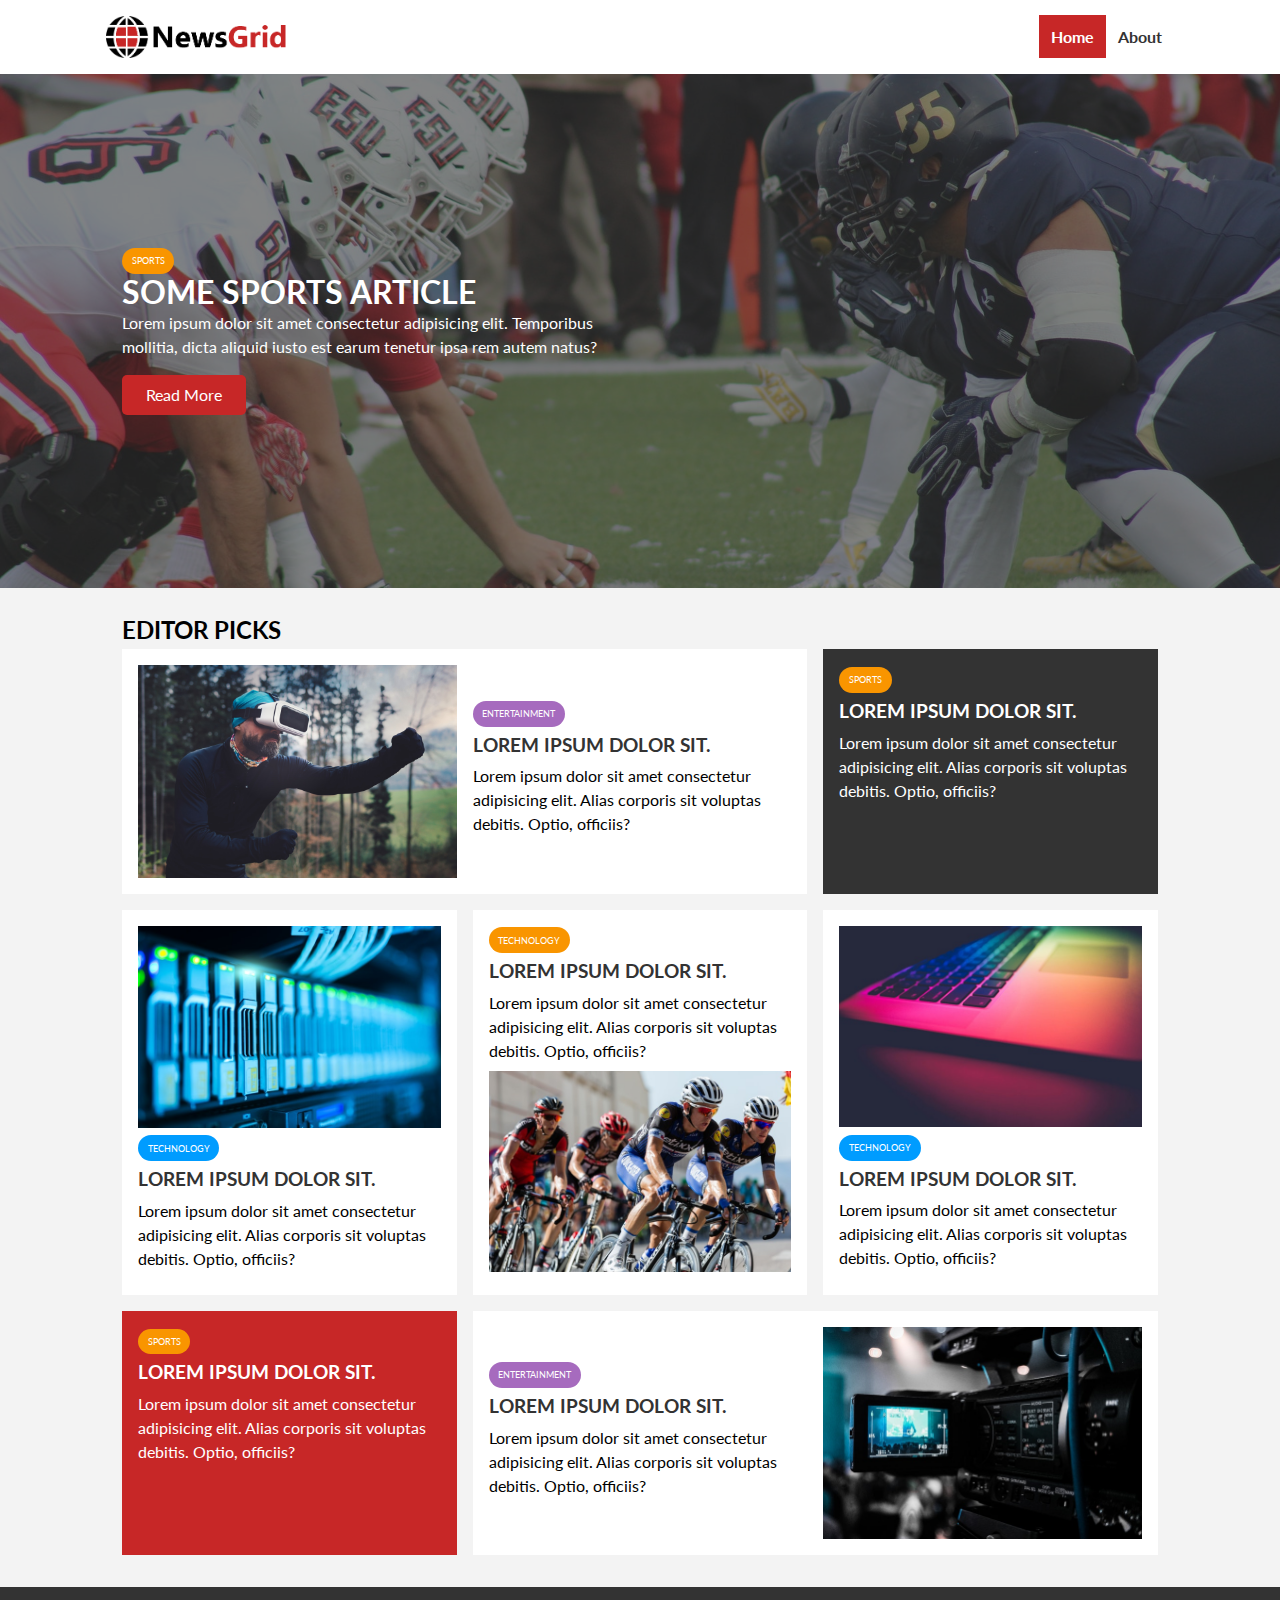
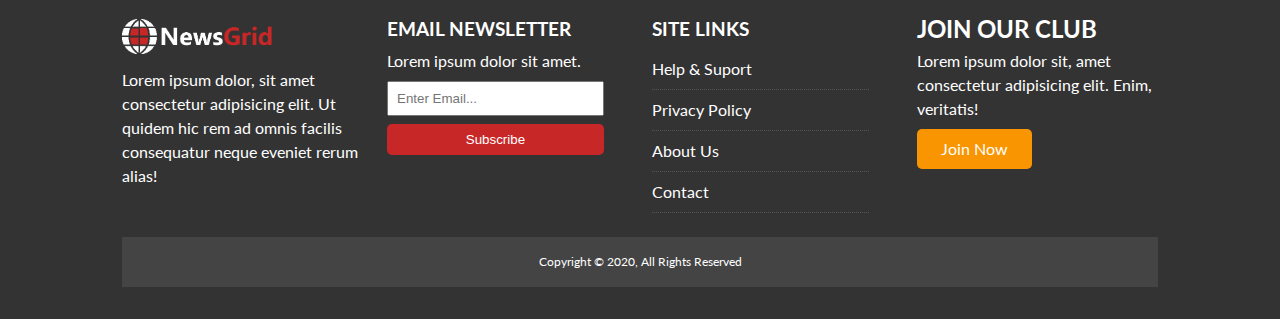
<file: index.html>
<!DOCTYPE html>
<html lang="en">
<head>
  <meta charset="UTF-8">
  <meta name="viewport" content="width=device-width, initial-scale=1.0">
  <title>NewsGrid Website | Latest News</title>
  <link rel="stylesheet" href="https://use.fontawesome.com/releases/v5.6.3/css/all.css" integrity="sha384-UHRtZLI+pbxtHCWp1t77Bi1L4ZtiqrqD80Kn4Z8NTSRyMA2Fd33n5dQ8lWUE00s/" crossorigin="anonymous">
  <link href="https://fonts.googleapis.com/css2?family=Lato&family=Staatliches&display=swap" rel="stylesheet">
  <link rel="stylesheet" href="css/style.css">
  <link rel="stylesheet" media="screen and (max-width: 768px)" href="css/mobile.css">
  <link rel="shortcut icon" type="image/x-icon" href="favicon.ico">
</head>
<body>

  <!-- Nav > div.container > img.logo, div.4a.i, ul > 2li.a -->
  <nav id="main-nav">
    <div class="container">

      <img src="img/logo.png" alt="News" class="logo">
      <div class="social">
        <a href="https://facebook.com" target="_blank"><i class="fab fa-facebook fa-2x"></i></a>
        <a href="https://twitter.com" target="_blank"><i class="fab fa-twitter fa-2x"></i></a>
        <a href="https://instagram.com" target="_blank"><i class="fab fa-instagram fa-2x"></i></a>
        <a href="https://youtube.com" target="_blank"><i class="fab fa-youtube fa-2x"></i></a>
      </div>
      <ul>
        <li><a href="index.html" class="current">Home</a></li>
        <li><a href="about.html">About</a></li>
      </ul>

    </div>
  </nav>

  <!-- Showcase -->
  <header id="showcase">
    <div class="container">
      <!-- aici am pus .container ca si sus ca sa nu mai facem setarile in css
        inca o data ptr aceasta pagina; dar merge la fel de bine si fara, dar atunci
        trebuie adaugate setarile la .showcase-container -->
      <div class="showcase-container">
        <div class="showcase-content">
          <div class="category category-sports">Sports</div>
          <h1>Some Sports Article</h1>
          <p>Lorem ipsum dolor sit amet consectetur adipisicing elit. 
            Temporibus mollitia, dicta aliquid iusto est 
            earum tenetur ipsa rem autem natus?</p>
          <a href="article.html" class="btn btn-primary">Read More</a>
        </div>
      </div>
    </div>
  </header>

  <!-- Home Articles -->
  <section id="home-articles" class="py-2">
    <div class="container">

      <h2>Editor Picks</h2>

      <div class="articles-container">

        <article class="card">
          <img src="img/articles/ent1.jpg" alt="entertainment">
          <div>
            <div class="category category-ent">Entertainment</div>
            <h3><a href="article.html">Lorem ipsum dolor sit.</a></h3>
            <p>Lorem ipsum dolor sit amet consectetur adipisicing elit. 
              Alias corporis sit voluptas debitis. Optio, officiis?</p>
          </div>
        </article>

        <article class="card bg-dark">
          <div class="category category-sports">Sports</div>
          <h3><a href="article.html">Lorem ipsum dolor sit.</a></h3>
          <p>Lorem ipsum dolor sit amet consectetur adipisicing elit. 
            Alias corporis sit voluptas debitis. Optio, officiis?</p>
        </article>

        <article class="card">
          <img src="img/articles/tech1.jpg" alt="technology">
          <div class="category category-tech">Technology</div>
          <h3><a href="article.html">Lorem ipsum dolor sit.</a></h3>
          <p>Lorem ipsum dolor sit amet consectetur adipisicing elit. 
            Alias corporis sit voluptas debitis. Optio, officiis?</p>
        </article>

        <article class="card">
          <div class="category category-sports">Technology</div>
          <h3><a href="article.html">Lorem ipsum dolor sit.</a></h3>
          <p>Lorem ipsum dolor sit amet consectetur adipisicing elit. 
            Alias corporis sit voluptas debitis. Optio, officiis?</p>
          <img src="img/articles/sports1.jpg" alt="sports">
        </article>

        <article class="card">
          <img src="img/articles/tech2.jpg" alt="technology">
          <div class="category category-tech">Technology</div>
          <h3><a href="article.html">Lorem ipsum dolor sit.</a></h3>
          <p>Lorem ipsum dolor sit amet consectetur adipisicing elit. 
            Alias corporis sit voluptas debitis. Optio, officiis?</p>
        </article>

        <article class="card bg-primary">
          <div class="category category-sports">Sports</div>
          <h3><a href="article.html">Lorem ipsum dolor sit.</a></h3>
          <p>Lorem ipsum dolor sit amet consectetur adipisicing elit. 
            Alias corporis sit voluptas debitis. Optio, officiis?</p>
        </article>

        <article class="card">
          <div>
            <div class="category category-ent">Entertainment</div>
            <h3><a href="article.html">Lorem ipsum dolor sit.</a></h3>
            <p>Lorem ipsum dolor sit amet consectetur adipisicing elit. 
              Alias corporis sit voluptas debitis. Optio, officiis?</p>
          </div>
          <img src="img/articles/ent2.jpg" alt="entertainment">
        </article>

      </div>  
    </div>
  </section>

  <!-- Footer -->
  <footer id="main-footer" class="py-2">
    <div class="container footer-container">
      <div>
        <img src="img/logo_light.png" alt="NewsGrid">
        <p>Lorem ipsum dolor, sit amet consectetur adipisicing elit. 
          Ut quidem hic rem ad 
          omnis facilis consequatur neque eveniet rerum alias!</p>
      </div>
      <div>
        <h3>Email Newsletter</h3>
        <p>Lorem ipsum dolor sit amet.</p>
        <form name="contact" method="POST" data-netlify="true">
          <input type="email" name="email" placeholder="Enter Email...">
          <input type="submit" value="Subscribe" class="btn btn-primary">
        </form>
      </div>
      <div>
        <h3>Site Links</h3>
        <ul class="list">
          <li><a href="#">Help & Suport</a></li>
          <li><a href="#">Privacy Policy</a></li>
          <li><a href="#">About Us</a></li>
          <li><a href="#">Contact</a></li>
        </ul>
      </div>
      <div>
        <h2>Join Our Club</h2>
        <p>Lorem ipsum dolor sit, amet consectetur adipisicing elit. 
          Enim, veritatis!</p>
        <a href="#" class="btn btn-secondary">Join Now</a>
      </div>
      <div>
        <p>Copyright &copy; 2020, All Rights Reserved</p>
      </div>
    </div>
  </footer>
</body>
</html>
</file>
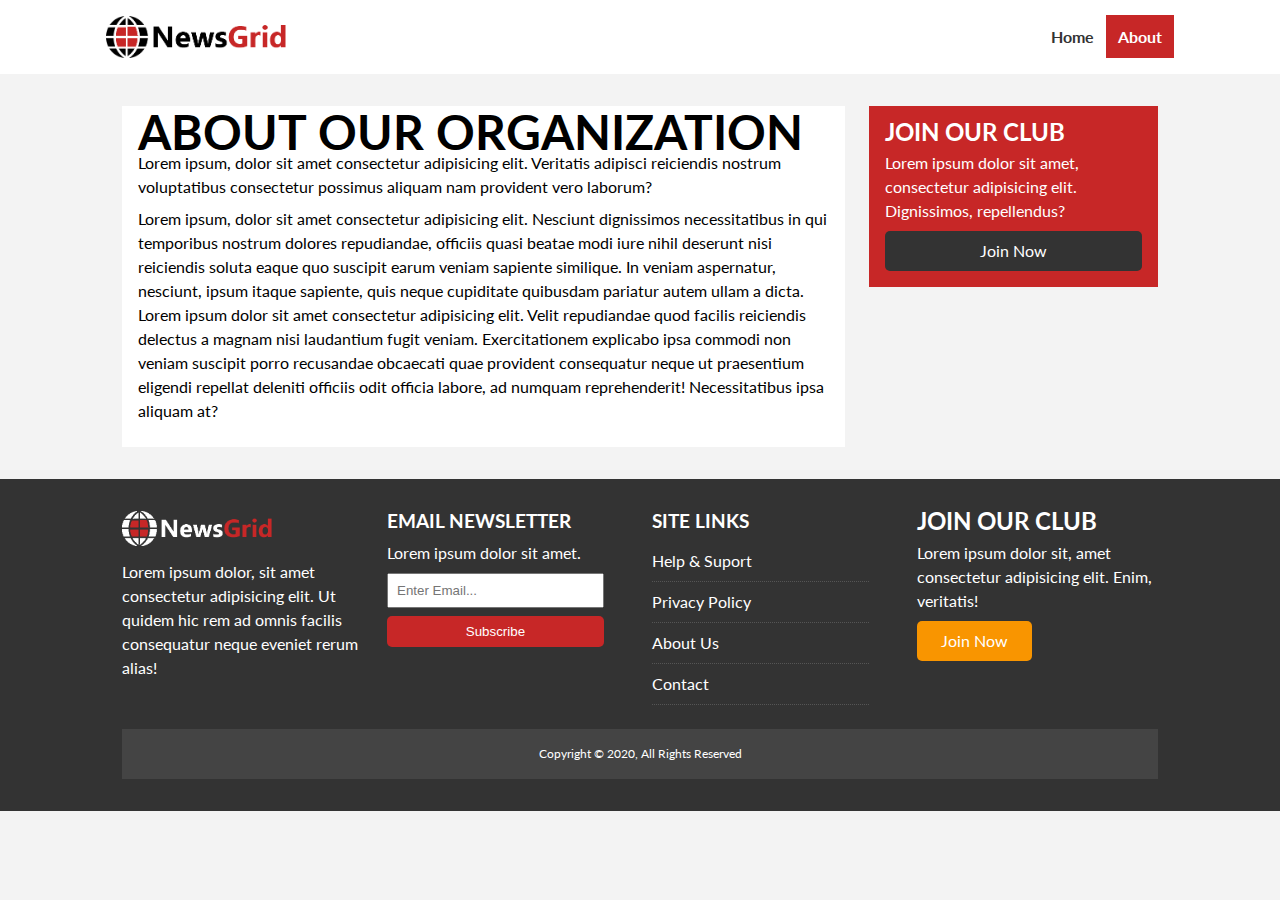
<file: about.html>
<!DOCTYPE html>
<html lang="en">
<head>
  <meta charset="UTF-8">
  <meta name="viewport" content="width=device-width, initial-scale=1.0">
  <title>NewsGrid Website | About</title>
  <link rel="stylesheet" href="https://use.fontawesome.com/releases/v5.6.3/css/all.css" integrity="sha384-UHRtZLI+pbxtHCWp1t77Bi1L4ZtiqrqD80Kn4Z8NTSRyMA2Fd33n5dQ8lWUE00s/" crossorigin="anonymous">
  <link href="https://fonts.googleapis.com/css2?family=Lato&family=Staatliches&display=swap" rel="stylesheet">
  <link rel="stylesheet" href="css/style.css">
  <link rel="stylesheet" media="screen and (max-width: 768px)" href="css/mobile.css">
  <link rel="shortcut icon" type="image/x-icon" href="favicon.ico">
</head>
<body>

  <!-- Nav > div.container > img.logo, div.4a.i, ul > 2li.a -->
  <nav id="main-nav">
    <div class="container">

      <img src="img/logo.png" alt="News" class="logo">
      <div class="social">
        <a href="https://facebook.com" target="_blank"><i class="fab fa-facebook fa-2x"></i></a>
        <a href="https://twitter.com" target="_blank"><i class="fab fa-twitter fa-2x"></i></a>
        <a href="https://instagram.com" target="_blank"><i class="fab fa-instagram fa-2x"></i></a>
        <a href="https://youtube.com" target="_blank"><i class="fab fa-youtube fa-2x"></i></a>
      </div>
      <ul>
        <li><a href="index.html" >Home</a></li>
        <li><a href="about.html" class="current">About</a></li>
      </ul>

    </div>
  </nav>

  <!-- About -->
  <section id="about">
    <div class="container">
      <div class="page-container">
        
        <article class="card">
          <h1 class="l-heading">About Our Organization</h1>
          <p>Lorem ipsum, dolor sit amet consectetur adipisicing elit. 
            Veritatis adipisci reiciendis nostrum voluptatibus consectetur 
            possimus aliquam nam provident vero laborum?</p>
          <p>Lorem ipsum, dolor sit amet consectetur adipisicing elit. 
            Nesciunt dignissimos necessitatibus in qui temporibus nostrum 
            dolores repudiandae, officiis quasi beatae modi iure nihil deserunt 
            nisi reiciendis soluta eaque quo suscipit earum veniam sapiente similique. 
            In veniam aspernatur, nesciunt, ipsum itaque sapiente, quis neque 
            cupiditate quibusdam pariatur autem ullam a dicta. Lorem ipsum dolor 
            sit amet consectetur adipisicing elit. Velit repudiandae quod facilis
            reiciendis delectus a magnam nisi laudantium fugit veniam. 
            Exercitationem explicabo ipsa commodi non veniam suscipit porro 
            recusandae obcaecati quae provident consequatur neque ut praesentium 
            eligendi repellat deleniti officiis odit officia labore, ad numquam 
            reprehenderit! Necessitatibus ipsa aliquam at?</p>
        </article>

        <aside class="card bg-primary">
          <h2>Join Our Club</h2>
          <p>Lorem ipsum dolor sit amet, consectetur adipisicing elit. 
            Dignissimos, repellendus?</p>
          <a href="#" class="btn btn-dark btn-block">Join Now</a>
        </aside>

      </div>
    </div>
  </section>

  <!-- Footer -->
  <footer id="main-footer" class="py-2">
    <div class="container footer-container">
      <div>
        <img src="img/logo_light.png" alt="NewsGrid">
        <p>Lorem ipsum dolor, sit amet consectetur adipisicing elit. 
          Ut quidem hic rem ad 
          omnis facilis consequatur neque eveniet rerum alias!</p>
      </div>
      <div>
        <h3>Email Newsletter</h3>
        <p>Lorem ipsum dolor sit amet.</p>
        <form name="contact" method="POST" data-netlify="true">
          <input type="email" name="email" placeholder="Enter Email...">
          <input type="submit" value="Subscribe" class="btn btn-primary">
        </form>
      </div>
      <div>
        <h3>Site Links</h3>
        <ul class="list">
          <li><a href="#">Help & Suport</a></li>
          <li><a href="#">Privacy Policy</a></li>
          <li><a href="#">About Us</a></li>
          <li><a href="#">Contact</a></li>
        </ul>
      </div>
      <div>
        <h2>Join Our Club</h2>
        <p>Lorem ipsum dolor sit, amet consectetur adipisicing elit. 
          Enim, veritatis!</p>
        <a href="#" class="btn btn-secondary">Join Now</a>
      </div>
      <div>
        <p>Copyright &copy; 2020, All Rights Reserved</p>
      </div>
    </div>
  </footer>
</body>
</html>
</file>
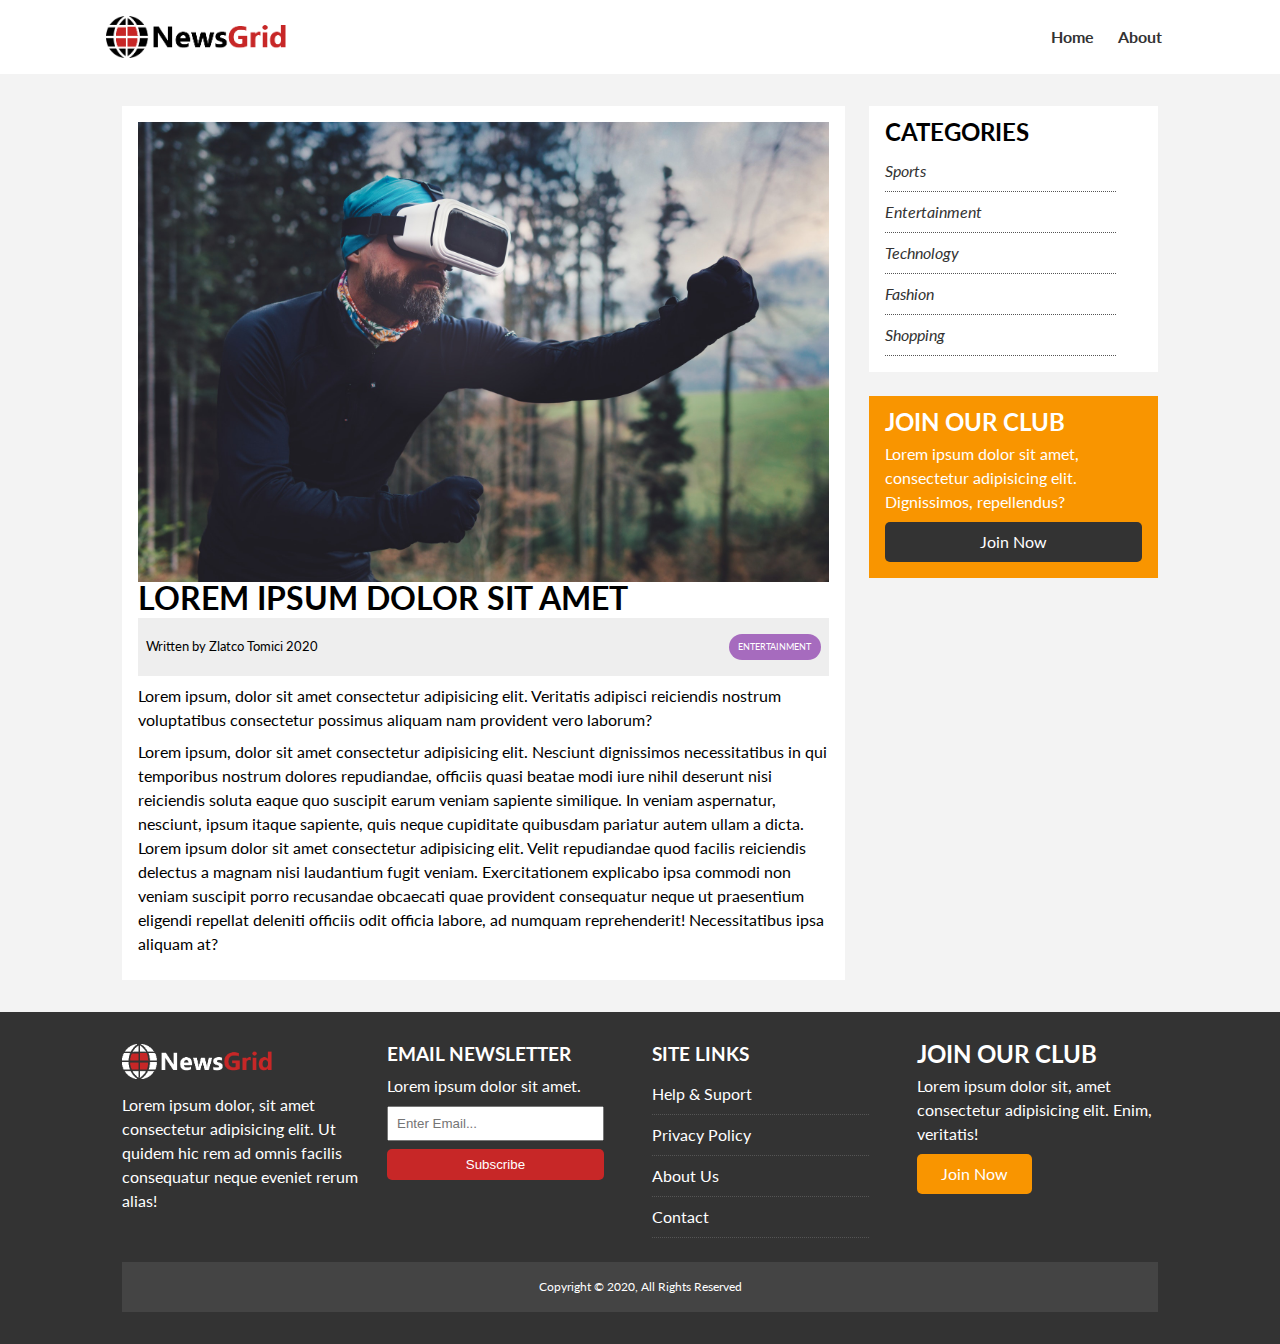
<file: article.html>
<!DOCTYPE html>
<html lang="en">
<head>
  <meta charset="UTF-8">
  <meta name="viewport" content="width=device-width, initial-scale=1.0">
  <title>NewsGrid Website | Articles</title>
  <link rel="stylesheet" href="https://use.fontawesome.com/releases/v5.6.3/css/all.css" integrity="sha384-UHRtZLI+pbxtHCWp1t77Bi1L4ZtiqrqD80Kn4Z8NTSRyMA2Fd33n5dQ8lWUE00s/" crossorigin="anonymous">
  <link href="https://fonts.googleapis.com/css2?family=Lato&family=Staatliches&display=swap" rel="stylesheet">
  <link rel="stylesheet" href="css/style.css">
  <link rel="stylesheet" media="screen and (max-width: 768px)" href="css/mobile.css">
  <link rel="shortcut icon" type="image/x-icon" href="favicon.ico">
</head>
<body>

  <!-- Nav > div.container > img.logo, div.4a.i, ul > 2li.a -->
  <nav id="main-nav">
    <div class="container">

      <img src="img/logo.png" alt="News" class="logo">
      <div class="social">
        <a href="https://facebook.com" target="_blank"><i class="fab fa-facebook fa-2x"></i></a>
        <a href="https://twitter.com" target="_blank"><i class="fab fa-twitter fa-2x"></i></a>
        <a href="https://instagram.com" target="_blank"><i class="fab fa-instagram fa-2x"></i></a>
        <a href="https://youtube.com" target="_blank"><i class="fab fa-youtube fa-2x"></i></a>
      </div>
      <ul>
        <li><a href="index.html">Home</a></li>
        <li><a href="about.html">About</a></li>
      </ul>

    </div>
  </nav>

  <!-- Article -->
  <section id="article">
    <div class="container">
      <div class="page-container">
        
        <article class="card">
          <img src="img/articles/ent1.jpg" alt="Entertainment">
          <h1>Lorem ipsum dolor sit amet</h1>
          <div class="meta">
            <small>
              <i class="fas fa-user"></i> Written by Zlatco Tomici 2020
            </small>
            <div class="category category-ent">Entertainment</div>
          </div>
          <p>Lorem ipsum, dolor sit amet consectetur adipisicing elit. 
            Veritatis adipisci reiciendis nostrum voluptatibus consectetur 
            possimus aliquam nam provident vero laborum?</p>
          <p>Lorem ipsum, dolor sit amet consectetur adipisicing elit. 
            Nesciunt dignissimos necessitatibus in qui temporibus nostrum 
            dolores repudiandae, officiis quasi beatae modi iure nihil deserunt 
            nisi reiciendis soluta eaque quo suscipit earum veniam sapiente similique. 
            In veniam aspernatur, nesciunt, ipsum itaque sapiente, quis neque 
            cupiditate quibusdam pariatur autem ullam a dicta. Lorem ipsum dolor 
            sit amet consectetur adipisicing elit. Velit repudiandae quod facilis
            reiciendis delectus a magnam nisi laudantium fugit veniam. 
            Exercitationem explicabo ipsa commodi non veniam suscipit porro 
            recusandae obcaecati quae provident consequatur neque ut praesentium 
            eligendi repellat deleniti officiis odit officia labore, ad numquam 
            reprehenderit! Necessitatibus ipsa aliquam at?</p>
        </article>

        <aside id="categories" class="card">
          <h2>Categories</h2>
          <ul class="list">
            <li><a href="#"><i class="fas fa-chevron-right">Sports</i></a></li>
            <li><a href="#"><i class="fas fa-chevron-right">Entertainment</i></a></li>
            <li><a href="#"><i class="fas fa-chevron-right">Technology</i></a></li>
            <li><a href="#"><i class="fas fa-chevron-right">Fashion</i></a></li>
            <li><a href="#"><i class="fas fa-chevron-right">Shopping</i></a></li>
          </ul>
        </aside>

        <aside class="card bg-secondary">
          <h2>Join Our Club</h2>
          <p>Lorem ipsum dolor sit amet, consectetur adipisicing elit. 
            Dignissimos, repellendus?</p>
          <a href="#" class="btn btn-dark btn-block">Join Now</a>
        </aside>

      </div>
    </div>
  </section>

  <!-- Footer -->
  <footer id="main-footer" class="py-2">
    <div class="container footer-container">
      <div>
        <img src="img/logo_light.png" alt="NewsGrid">
        <p>Lorem ipsum dolor, sit amet consectetur adipisicing elit. 
          Ut quidem hic rem ad 
          omnis facilis consequatur neque eveniet rerum alias!</p>
      </div>
      <div>
        <h3>Email Newsletter</h3>
        <p>Lorem ipsum dolor sit amet.</p>
        <form name="contact" method="POST" data-netlify="true">
          <input type="email" name="email" placeholder="Enter Email...">
          <input type="submit" value="Subscribe" class="btn btn-primary">
        </form>
      </div>
      <div>
        <h3>Site Links</h3>
        <ul class="list">
          <li><a href="#">Help & Suport</a></li>
          <li><a href="#">Privacy Policy</a></li>
          <li><a href="#">About Us</a></li>
          <li><a href="#">Contact</a></li>
        </ul>
      </div>
      <div>
        <h2>Join Our Club</h2>
        <p>Lorem ipsum dolor sit, amet consectetur adipisicing elit. 
          Enim, veritatis!</p>
        <a href="#" class="btn btn-secondary">Join Now</a>
      </div>
      <div>
        <p>Copyright &copy; 2020, All Rights Reserved</p>
      </div>
    </div>
  </footer>
</body>
</html>
</file>
<file: css/style.css>
:root {
  --primary-color: #c72727;
  --secondary-color: #f99500;
  --light-color: #f3f3f3;
  --dark-color: #333;
  --max-width: 1100px;
}

.category {
  --sports-color: #f99500;
  --ent-color: #a66bbe;
  --tech-color: #009cff;
}

* {
  margin: 0;
  padding: 0;
  box-sizing: border-box;
}

body {
  font-family: 'Lato', sans-serif;
  line-height: 1.5;
  background: var(--light-color);
}

a {
  color: var(--dark-color);
  text-decoration: none;
}

ul {
  list-style: none;
}
p {
  margin: .5rem 0;
}

img {
  width: 100%;
}

h1, h2, h3, h4, h5, h6 {
  font-family: 'Staatliches' cursive;
  margin-bottom: 0.55rem;
  line-height: 1.3rem;
  text-transform: uppercase;
}

/* Utility class */
.container {
  max-width: var(--max-width);
  /* asa il centrezi pe mijloc */
  margin: auto;
  padding: 0 2rem;
  overflow: hidden;
}

.category {
  display: inline-block;
  color: #fff;
  font-size: 0.55rem;
  text-transform: uppercase;
  padding: 0.4rem 0.6rem;
  border-radius: 15px;
  margin-bottom: 0.5rem;
}

.category-sports { background: var(--sports-color); }
.category-ent { background: var(--ent-color); }
.category-tech { background: var(--tech-color); }

.btn {
  display: inline-block;
  border: none;
  background: var(--dark-color);
  color: #fff;
  padding: 0.5rem 1.5rem;
  border-radius: 5px;
}

.btn-light { background: var(--light-color); }
.btn-primary { background: var(--primary-color); }
.btn-secondary { background: var(--secondary-color); }

.btn:hover {
  /* asa putem schimba culoarea la hover, fara transition */
  opacity: 0.9;
}

.btn-block {
  display: block;
  width: 100%;
  text-align: center;
}

.card {
  background: #fff;
  padding: 1rem;
}

.bg-dark {
  background: var(--dark-color);
  color: #fff;
}
.bg-primary {
  background: var(--primary-color);
  color: #fff;
}
.bg-secondary {
  background: var(--secondary-color);
  color: #fff;
}

.bg-dark h1,
.bg-dark h2,
.bg-dark h3,
.bg-dark a, 
.bg-primary h1,
.bg-primary h2,
.bg-primary h3,
.bg-primary a,
.bg-secondary h1,
.bg-secondary h2,
.bg-secondary h3,
.bg-secondary a {
  color: #fff;
}

.py-1 { padding: 1.5rem 0; }
.py-2 { padding: 2rem 0; }
.py-3 { padding: 3rem 0; }

.p-1 { padding: 1.5rem; }
.p-2 { padding: 2rem; }
.p-3 { padding: 3rem; }

.l-heading {
  font-size: 3rem;
}

.list li {
  padding: 0.5rem 0;
  border-bottom: #555 dotted 1px;
  width: 90%;
}
.list li a:hover {
  color: var(--primary-color) !important;
}

/* Navigation */
#main-nav {
  background: #fff;
  position: sticky;
  top: 0;
  z-index: 2;
}

#main-nav .container {
  display: grid;
  /* am pus 3 valori, daca ne uitam in html, containerul are 3 copii directi, 
    3 blockuri element */
  grid-template-columns: 6fr 3fr 2fr;
  padding: 1rem;
  align-items: center;
}

#main-nav .logo {
  width: 180px;
}

#main-nav ul {
  display: flex;
  justify-self: end;
  align-self: center;
  /* nu merge padding aici */
}

#main-nav a {
  padding: 0.75rem;
  font-weight: bold;
}
#main-nav a.current {
  background: var(--primary-color);
  color: #fff;
}
#main-nav a:hover {
  background: var(--light-color);
  color: var(--dark-color);
}
#main-nav .social {
  /* align-self, justify-self sunt copii, content e parintele; 
    sunt aceleasi proprietati ptr flex si grid. */
  justify-self: center;
}
#main-nav .social i {
  color: #777;
  margin-right: .5rem;
}

/* Showcase */
#showcase {
  background: var(--dark-color);
  color: #fff;
  padding: 2rem;
  position: relative;
}

#showcase::before {
  content: '';
  background: url('../img/featured.jpg') no-repeat center center/cover;
  position: absolute;
  top: 0;
  left: 0;
  width: 100%;
  height: 100%;
  opacity: 0.4;
}

#showcase .showcase-container {
  display: grid;
  /* am pus 2 valori, dar in html container are doar un copil direct, deci se poate;
    1 coloana cu content si 1 coloana goala, empty. */
  grid-template-columns: repeat(2, 1fr);
  justify-content: center;
  align-items: center;
  height: 50vh;
}

#showcase .showcase-content {
    z-index: 1;
  /* asa am pus scrisul in fata sa se vada clar */
}

#showcase .showcase-content p {
  margin-bottom: 1rem;
}

/* Home Articles */
#home-articles .articles-container {
  /* acesta este parintele, si impartim articolele cum vrem noi */
  display: grid;
  grid-template-columns: repeat(3,1fr);
  /* gap e misto, pune prapastie intre ele chiar si pe background, 
    e mai smecher ca margin */
  grid-gap: 1rem;
}

#home-articles .articles-container > *:first-child {
  /*  > *:first-child  inseamna primul copil direct, dar cu * poate fi orice item,
    article, card, div, etc.  */
  display: grid;
  grid-template-columns: repeat(2, 1fr);
  grid-gap: 1rem;
  grid-column: 1/ span 2;
  align-items: center;
}

#home-articles .articles-container > *:last-child {
  /* acest articol are 2 copii de aceea am pus 2 fractii */
  display: grid;
  grid-template-columns: repeat(2, 1fr);
  grid-gap: 1rem;
  grid-column: 2/ span 2;
  align-items: center;
}
/* Article separate page */
#article .meta {
  display: flex;
  justify-content: space-between;
  align-items: center;
  background: #eee;
  padding: 0.5rem;
}

#article .meta .category {
  margin-top: 0.5rem;
} 

/* Footer */
#main-footer {
  background: var(--dark-color);
  color: #fff;
}
#main-footer img {
  width: 150px;
}
#main-footer a {
  color: #fff;
}

#main-footer .footer-container {
  display: grid;
  grid-template-columns: repeat(4, 1fr);
  grid-gap: 1.5rem;
} 

#main-footer .footer-container > *:last-child {
  background: #444;
  grid-column: 1/5;
  padding: .5rem;
  text-align: center;
  font-size: 0.75rem;
}

#main-footer .footer-container input[type='email'] {
  width: 90%;
  padding: 0.5rem;
  margin-bottom: 0.5rem;
}
#main-footer .footer-container input[type='submit'] {
  width: 90%;
}

/* Page-container este o inner page folosita la About si Article */
 .page-container {
  display: grid;
  grid-template-columns: 5fr 2fr;
  grid-gap: 1.5rem;
  margin: 2rem 0;
}

/* aici ne-am lungit pe rand in jos si am luat ceva din spatiul de la copilul
  al doilea */
.page-container >*:first-child {
  grid-row: 1/ span 3;
}
</file>
<file: css/mobile.css>
/* Navigation */
#main-nav .social {
  display: none;
}

#main-nav .container {
  grid-template-columns: 1fr;
  grid-gap: 1.2rem;
}

#main-nav ul,
#main-nav .logo {
  justify-self: center;
}
#main-nav ul li a {
  padding: 0.4rem;
}

#home-articles .articles-container {
  grid-template-columns: repeat(2, 1fr);
}
#home-articles .articles-container > *:first-child,
#home-articles .articles-container > *:last-child {
  grid-template-columns: 1fr;
  grid-column: 1;
}

@media(max-width: 600px) {
  /* stack grid items */
  #showcase .showcase-container,
  #home-articles .articles-container,
  #main-footer .footer-container {
    grid-template-columns: 1fr;
  }

  /* aici am avut span, si nu merge sa-l punem pe un rand daca nu stergem spanul */
  #main-footer .footer-container >*:last-child {
    grid-column: 1;
  }

  /* asa selectam toti copii directi * */
  #main-footer .footer-container > *:first-child,
  #main-footer .footer-container > *:nth-child(2) {
    border-bottom: #444 dotted 1px;
    padding-bottom: 1rem;
  }

  .page-container {
    grid-template-columns: 1fr;
    text-align: center;
  }
  .page-container >*:first-child {
    grid-row: 1;
  }
  .l-heading {
    font-size: 1.5rem;
  }
}
</file>
